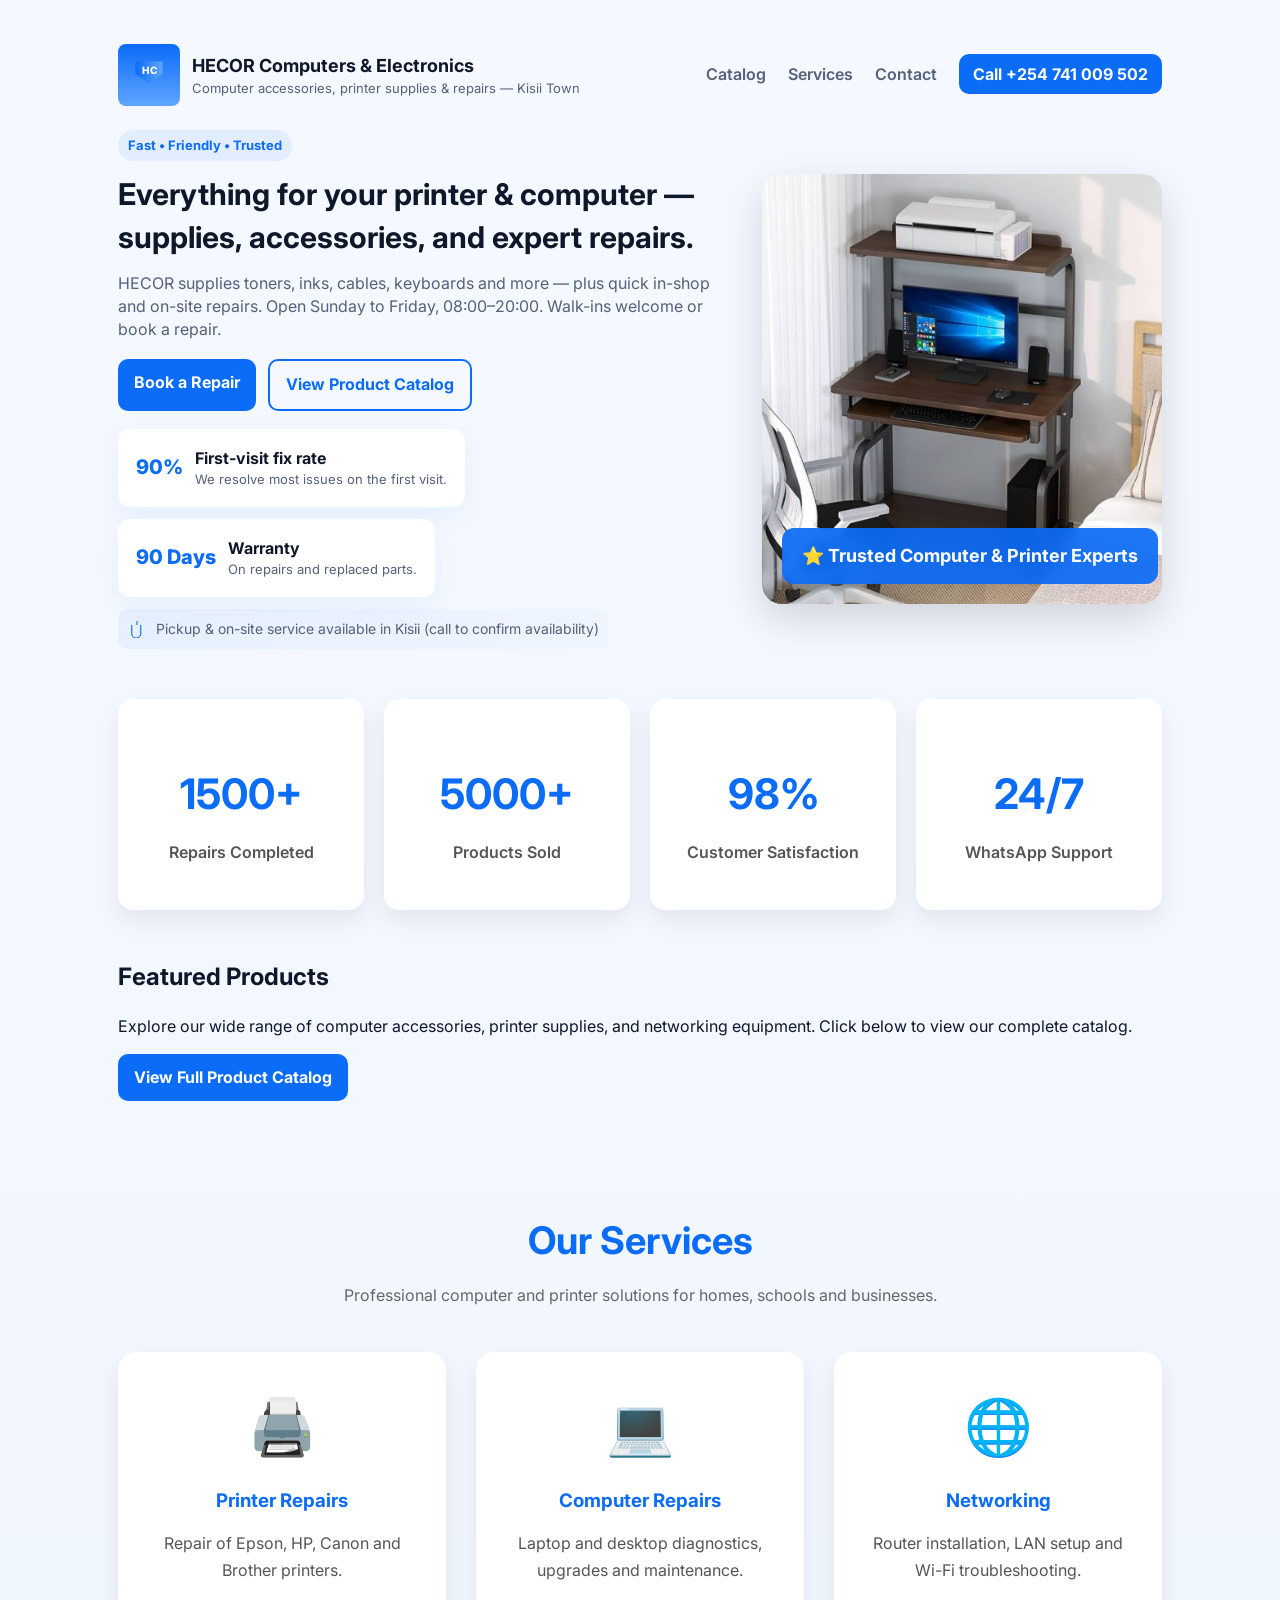
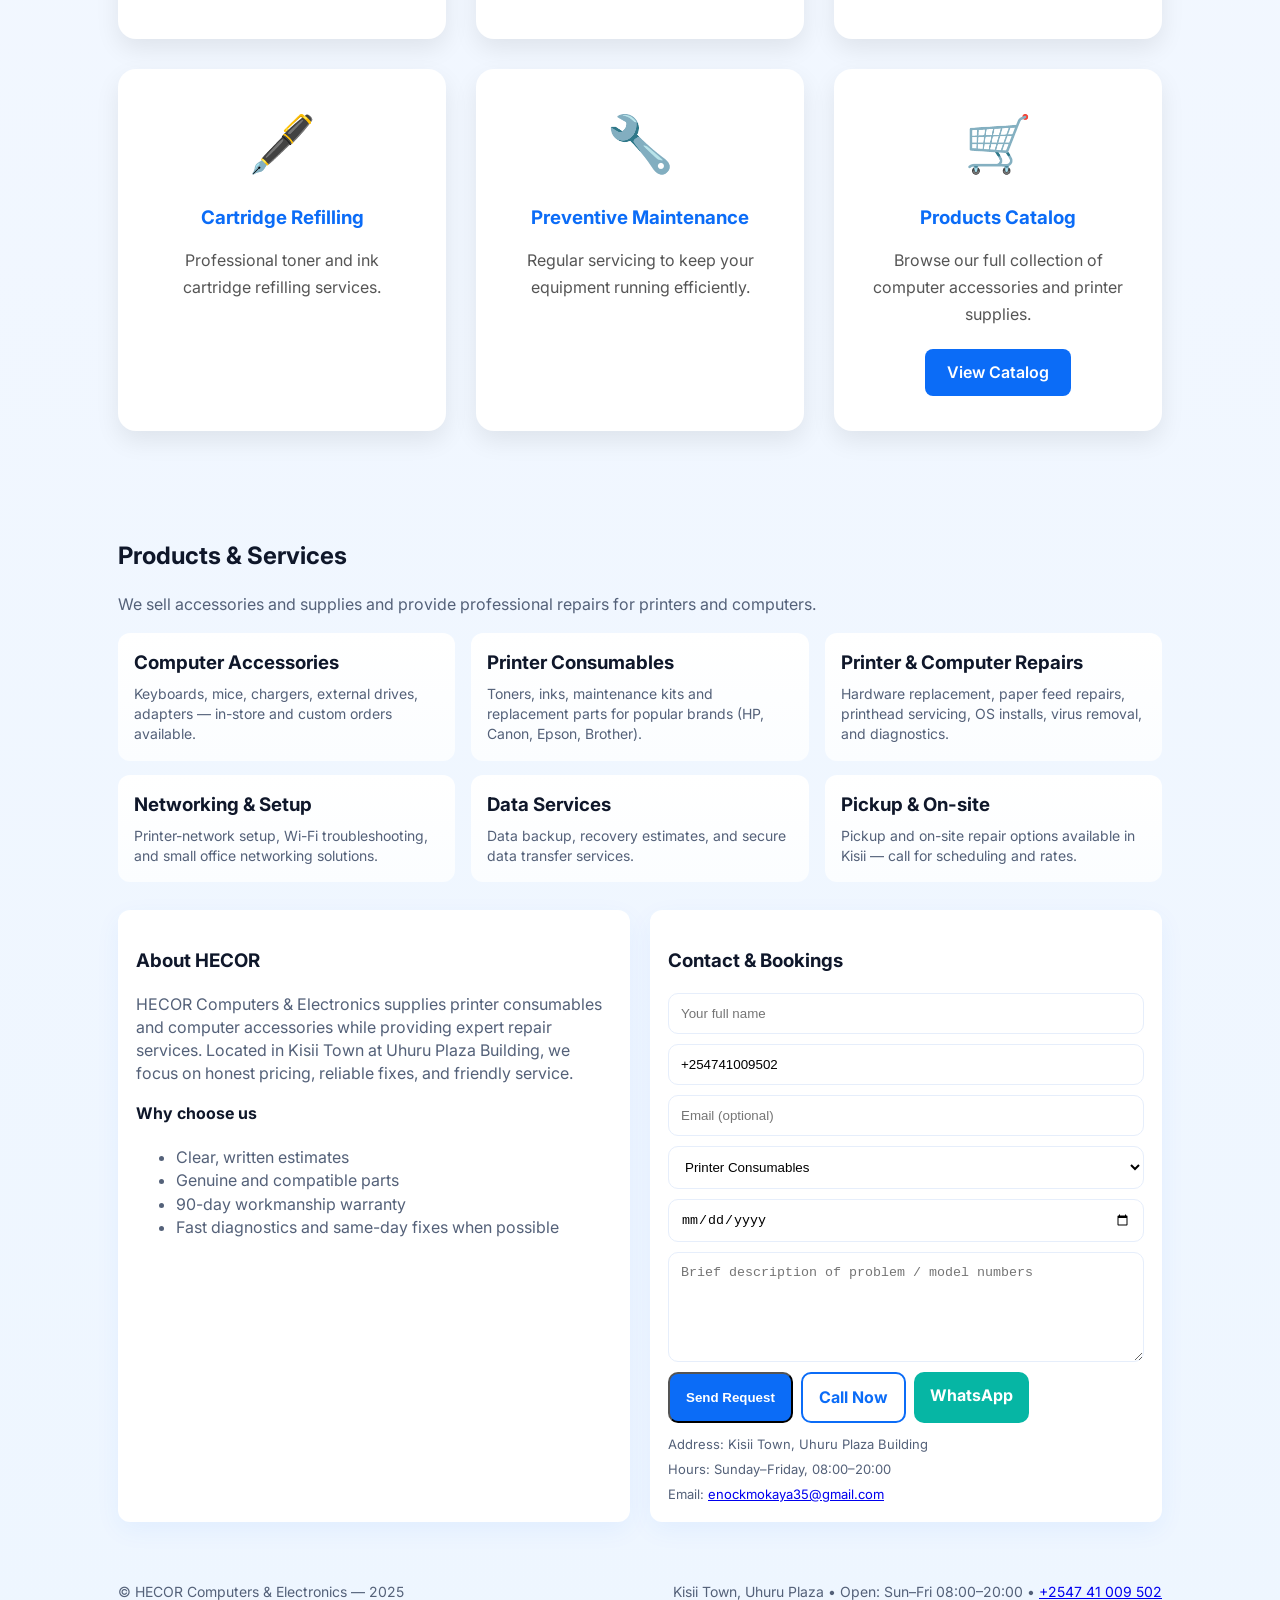
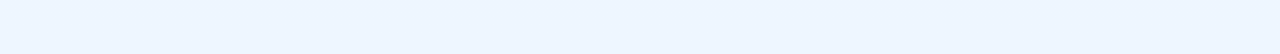
<file: index.html>
<!doctype html>
<html lang="en">
<head>
  <meta charset="utf-8" />
  <meta name="viewport" content="width=device-width,initial-scale=1" />
  <title>HECOR Computers & Electronics — Sales, Supplies & Repairs</title>
  <meta name="description" content="HECOR — Sales of computer accessories and printer supplies plus professional printer & computer repairs in Kisii Town." />
  <link rel="preconnect" href="https://fonts.googleapis.com">
  <link rel="preconnect" href="https://fonts.gstatic.com" crossorigin>
  <link href="https://fonts.googleapis.com/css2?family=Inter:wght@300;400;600;700;800&display=swap" rel="stylesheet">
  <style>
    /* HERO IMAGE */

.hero-image{

position:relative;

border-radius:20px;

overflow:hidden;

box-shadow:0 15px 40px rgba(0,0,0,.15);

}

.hero-image img{

width:100%;

height:100%;

min-height:430px;

object-fit:cover;

display:block;

}

.hero-badge{

position:absolute;

bottom:20px;

left:20px;

background:rgba(11,108,247,.92);

color:white;

padding:15px 20px;

border-radius:12px;

font-size:18px;

font-weight:700;

backdrop-filter:blur(10px);

}
/* STATS */

.stats{

display:grid;

grid-template-columns:repeat(auto-fit,minmax(220px,1fr));

gap:20px;

margin:50px 0;

}

.stat{

background:white;

padding:30px;

border-radius:15px;

text-align:center;

box-shadow:0 10px 25px rgba(0,0,0,.08);

transition:.3s;

}

.stat:hover{

transform:translateY(-8px);

}

.stat h2{

color:#0b6cf7;

font-size:42px;

margin-bottom:10px;

}

.stat p{

font-weight:600;

color:#555;

}
    :root{
      --bg:#f5f8ff;
      --card:#ffffff;
      --accent:#0b6cf7; /* brand blue (Option A) */
      --accent-2:#60a5ff;
      --muted:#546179;
      --success:#06b6a4;
      --radius:14px;
      font-family:Inter, system-ui, -apple-system, 'Segoe UI', Roboto, 'Helvetica Neue', Arial;
    }
    *{box-sizing:border-box}
    body{margin:0;background:linear-gradient(180deg,var(--bg),#eef6ff);color:#0f172a;line-height:1.45}
    .container{max-width:1100px;margin:0 auto;padding:28px}

    /* Header */
    header{display:flex;align-items:center;justify-content:space-between;padding:16px 0}
    .brand{display:flex;gap:14px;align-items:center}
    .logo-wrap{display:flex;align-items:center;gap:12px}
    .shield{width:62px;height:62px;border-radius:8px;background:linear-gradient(180deg,var(--accent),var(--accent-2));display:flex;align-items:center;justify-content:center;color:white;font-weight:800}
    .shield svg{width:36px;height:36px}
    .brand h1{margin:0;font-size:18px}
    .tag{font-size:13px;color:var(--muted)}
    nav a{margin-left:18px;text-decoration:none;color:var(--muted);font-weight:600}
    .cta{background:var(--accent);color:white;padding:10px 14px;border-radius:10px;text-decoration:none;font-weight:700}

    /* Hero */
    .hero{display:grid;grid-template-columns:1fr 400px;gap:28px;align-items:center;margin-top:8px}
    .eyebrow{display:inline-block;background:rgba(11,108,247,0.08);color:var(--accent);padding:6px 10px;border-radius:999px;font-weight:700;font-size:13px}
    .hero h2{font-size:30px;margin:12px 0}
    .hero p{color:var(--muted);margin:0 0 18px}
    .controls{display:flex;gap:12px}
    .btn{padding:12px 16px;border-radius:10px;text-decoration:none;font-weight:700;display:inline-block}
    .btn-primary{background:var(--accent);color:white}
    .btn-outline{border:2px solid var(--accent);color:var(--accent);background:transparent}

    .card{background:var(--card);padding:18px;border-radius:12px;box-shadow:0 8px 26px rgba(11,108,247,0.06)}
    .specs{display:flex;flex-direction:column;gap:10px}
    .spec{display:flex;justify-content:space-between;align-items:center}

    /* Products & Services */
    section.products{margin-top:28px}
    .grid{display:grid;grid-template-columns:repeat(3,1fr);gap:16px}
    .product, .service{background:linear-gradient(180deg,#fff,#fbfdff);padding:16px;border-radius:12px}
    .product h3,.service h3{margin:0 0 8px}
    .product p,.service p{margin:0;color:var(--muted);font-size:14px}

    /* Catalog */
    .catalog{margin-top:18px}
    .cat-grid{display:grid;grid-template-columns:repeat(4,1fr);gap:12px}
    .cat-item{background:#fff;padding:12px;border-radius:10px;border:1px solid #eef6ff;text-align:center}
    .price{font-weight:800;margin-top:8px}

    /* Layout */
    .two-col{display:grid;grid-template-columns:1fr 1fr;gap:20px;margin-top:28px}
    form{display:flex;flex-direction:column;gap:10px}
    input,textarea,select{padding:12px;border-radius:10px;border:1px solid #e6eefb;background:white}
    textarea{min-height:110px}
    footer{margin-top:36px;padding:24px 0;color:var(--muted);font-size:14px}

    /* Friendly touches */
    .help-bubble{background:linear-gradient(90deg,rgba(11,108,247,0.06),rgba(96,165,255,0.03));padding:10px;border-radius:10px;color:var(--muted);display:flex;gap:10px;align-items:center}

    /* Responsive */
    @media (max-width:980px){
      .hero{grid-template-columns:1fr}
      .grid{grid-template-columns:repeat(2,1fr)}
      .cat-grid{grid-template-columns:repeat(2,1fr)}
      .two-col{grid-template-columns:1fr}
    }
    @media (max-width:560px){
      nav a{display:none}
      .shield{width:52px;height:52px}
      .cat-grid{grid-template-columns:1fr}
    }
    /* SERVICES */

.services{

padding:80px 0;

text-align:center;

}

.services h2{

font-size:38px;

color:#0b6cf7;

margin-bottom:10px;

}

.section-text{

color:#666;

margin-bottom:45px;

}

.service-grid{

display:grid;

grid-template-columns:repeat(auto-fit,minmax(280px,1fr));

gap:30px;

}

.service-card{

background:white;

padding:35px;

border-radius:18px;

box-shadow:0 10px 25px rgba(0,0,0,.08);

transition:.35s;

}

.service-card:hover{

transform:translateY(-10px);

}

.icon{

font-size:55px;

margin-bottom:20px;

}

.service-card h3{

margin-bottom:15px;

color:#0b6cf7;

}

.service-card p{

line-height:1.7;

color:#555;

margin-bottom:20px;

}

.catalog-btn{

display:inline-block;

padding:12px 22px;

background:#0b6cf7;

color:white;

text-decoration:none;

border-radius:8px;

font-weight:600;

transition:.3s;

}

.catalog-btn:hover{

background:#0957c8;

}
  </style>
</head>
<body>
  <div class="container">
    <header>
      <div class="brand">
        <div class="logo-wrap">
          <!-- Shield logo (Style A, straight edges) -->
          <div class="shield" aria-hidden="true">
            <svg viewBox="0 0 64 64" xmlns="http://www.w3.org/2000/svg" role="img" aria-label="HECOR logo">
              <defs>
                <linearGradient id="g1" x1="0" x2="1">
                  <stop offset="0" stop-color="#0b6cf7"/>
                  <stop offset="1" stop-color="#60a5ff"/>
                </linearGradient>
              </defs>
              <!-- straight-edge shield -->
              <path d="M8 8h48v22l-24 16L8 30V8z" fill="url(#g1)"/>
              <text x="50%" y="48%" text-anchor="middle" fill="white" font-family="Inter, Arial" font-weight="800" font-size="18">HC</text>
            </svg>
          </div>
          <div>
            <h1>HECOR Computers &amp; Electronics</h1>
            <div class="tag">Computer accessories, printer supplies & repairs — Kisii Town</div>
          </div>
        </div>
      </div>
      <nav>
        <a href="catalog.html" target="_blank">Catalog</a>
        <a href="#services">Services</a>
        <a href="#contact">Contact</a>
        <a class="cta" href="tel:+254741009502">Call +254 741 009 502</a>
      </nav>
    </header>

    <main>
      <section class="hero">
        <div>
          <span class="eyebrow">Fast • Friendly • Trusted</span>
          <h2>Everything for your printer & computer — supplies, accessories, and expert repairs.</h2>
          <p>HECOR supplies toners, inks, cables, keyboards and more — plus quick in-shop and on-site repairs. Open Sunday to Friday, 08:00–20:00. Walk-ins welcome or book a repair.</p>

          <div class="controls" style="margin-top:14px">
            <a class="btn btn-primary" href="#contact">Book a Repair</a>
    <a class="btn btn-outline" href="catalog.php" target="_blank">
    View Product Catalog
</a>
          </div>

          <div style="margin-top:18px;display:flex;gap:12px;flex-wrap:wrap">
            <div class="card" style="display:flex;gap:12px;align-items:center">
              <div style="font-weight:800;font-size:20px;color:var(--accent)">90%</div>
              <div>
                <div style="font-weight:700">First-visit fix rate</div>
                <div style="color:var(--muted);font-size:13px">We resolve most issues on the first visit.</div>
              </div>
            </div>
            <div class="card" style="display:flex;gap:12px;align-items:center">
              <div style="font-weight:800;font-size:20px;color:var(--accent)">90 Days</div>
              <div>
                <div style="font-weight:700">Warranty</div>
                <div style="color:var(--muted);font-size:13px">On repairs and replaced parts.</div>
              </div>
            </div>
            <div class="help-bubble">
              <!-- small icon -->
              <svg width="18" height="18" viewBox="0 0 24 24" fill="none" xmlns="http://www.w3.org/2000/svg"><path d="M12 2v4" stroke="#0b6cf7" stroke-width="1.5" stroke-linecap="round" stroke-linejoin="round"/><path d="M5 7v11a6 6 0 006 6 6 6 0 006-6V7" stroke="#0b6cf7" stroke-width="1.5" stroke-linecap="round" stroke-linejoin="round"/></svg>
              <div style="font-size:14px">Pickup & on-site service available in Kisii (call to confirm availability)</div>
            </div>
          </div>
        </div>

       <aside class="hero-image">

<img src="images/hero.jpg" alt="HECOR Computers & Electronics">

<div class="hero-badge">

⭐ Trusted Computer & Printer Experts

</div>

</aside>
      </section>
      <section class="stats">

<div class="stat">

<h2>1500+</h2>

<p>Repairs Completed</p>

</div>

<div class="stat">

<h2>5000+</h2>

<p>Products Sold</p>

</div>

<div class="stat">

<h2>98%</h2>

<p>Customer Satisfaction</p>

</div>

<div class="stat">

<h2>24/7</h2>

<p>WhatsApp Support</p>

</div>

</section>

      <!-- Products Catalog -->
     <section class="products">

<h2>Featured Products</h2>

<p>
Explore our wide range of computer accessories,
printer supplies, and networking equipment.
Click below to view our complete catalog.
</p>

<a class="btn btn-primary"
href="catalog.php"
target="_blank">

View Full Product Catalog

</a>

</section>
<section class="services">

<h2>Our Services</h2>

<p class="section-text">
Professional computer and printer solutions for homes, schools and businesses.
</p>

<div class="service-grid">

<div class="service-card">
<div class="icon">🖨️</div>
<h3>Printer Repairs</h3>
<p>Repair of Epson, HP, Canon and Brother printers.</p>
</div>

<div class="service-card">
<div class="icon">💻</div>
<h3>Computer Repairs</h3>
<p>Laptop and desktop diagnostics, upgrades and maintenance.</p>
</div>

<div class="service-card">
<div class="icon">🌐</div>
<h3>Networking</h3>
<p>Router installation, LAN setup and Wi-Fi troubleshooting.</p>
</div>

<div class="service-card">
<div class="icon">🖋️</div>
<h3>Cartridge Refilling</h3>
<p>Professional toner and ink cartridge refilling services.</p>
</div>

<div class="service-card">
<div class="icon">🔧</div>
<h3>Preventive Maintenance</h3>
<p>Regular servicing to keep your equipment running efficiently.</p>
</div>

<div class="service-card">
<div class="icon">🛒</div>
<h3>Products Catalog</h3>
<p>Browse our full collection of computer accessories and printer supplies.</p>

<a href="catalog.php" target="_blank" class="catalog-btn">
View Catalog
</a>

</div>

</div>

</section>

      <!-- Services -->
      <section id="services" class="products">
        <h2>Products & Services</h2>
        <p style="color:var(--muted);margin-top:8px">We sell accessories and supplies and provide professional repairs for printers and computers.</p>

        <div class="grid" style="margin-top:12px">
          <div class="service">
            <h3>Computer Accessories</h3>
            <p>Keyboards, mice, chargers, external drives, adapters — in-store and custom orders available.</p>
          </div>
          <div class="service">
            <h3>Printer Consumables</h3>
            <p>Toners, inks, maintenance kits and replacement parts for popular brands (HP, Canon, Epson, Brother).</p>
          </div>
          <div class="service">
            <h3>Printer & Computer Repairs</h3>
            <p>Hardware replacement, paper feed repairs, printhead servicing, OS installs, virus removal, and diagnostics.</p>
          </div>
        </div>

        <div class="grid" style="margin-top:14px">
          <div class="service">
            <h3>Networking & Setup</h3>
            <p>Printer-network setup, Wi-Fi troubleshooting, and small office networking solutions.</p>
          </div>
          <div class="service">
            <h3>Data Services</h3>
            <p>Data backup, recovery estimates, and secure data transfer services.</p>
          </div>
          <div class="service">
            <h3>Pickup & On-site</h3>
            <p>Pickup and on-site repair options available in Kisii — call for scheduling and rates.</p>
          </div>
        </div>
      </section>

      <!-- Contact / About -->
      <section id="about" class="two-col">
        <div class="card">
          <h3>About HECOR</h3>
          <p style="color:var(--muted)">HECOR Computers &amp; Electronics supplies printer consumables and computer accessories while providing expert repair services. Located in Kisii Town at Uhuru Plaza Building, we focus on honest pricing, reliable fixes, and friendly service.</p>

          <h4 style="margin-top:12px">Why choose us</h4>
          <ul style="color:var(--muted)">
            <li>Clear, written estimates</li>
            <li>Genuine and compatible parts</li>
            <li>90-day workmanship warranty</li>
            <li>Fast diagnostics and same-day fixes when possible</li>
          </ul>
        </div>

        <div id="contact" class="card">
          <h3>Contact & Bookings</h3>
          <form action="book_repair.php" method="post">
            <input type="text" name="full_name" placeholder="Your full name" required />
            <input type="tel" name="phone" placeholder="Phone (e.g. +2547...)" value="+254741009502" required />
            <input type="email" name="email" placeholder="Email (optional)" />
            <select name="device_type">
              <option>Printer Consumables</option>
              <option>Computer Accessories</option>
              <option>Printer Repair</option>
              <option>Computer Repair</option>
              <option>Diagnostics</option>
            </select>
            <input type="date" name="preferred_date" />
            <textarea name="issue_description" placeholder="Brief description of problem / model numbers"></textarea>
            <div style="display:flex;gap:8px;flex-wrap:wrap">
              <button type="submit" class="btn btn-primary">Send Request</button>
              <a class="btn btn-outline" href="tel:+254724032963">Call Now</a>
              <a class="btn" style="background:var(--success);color:white" href="https://wa.me/254741009502">WhatsApp</a>
            </div>
          </form>

          <div style="margin-top:12px;color:var(--muted);font-size:13px">Address: Kisii Town, Uhuru Plaza Building</div>
          <div style="margin-top:6px;color:var(--muted);font-size:13px">Hours: Sunday–Friday, 08:00–20:00</div>
          <div style="margin-top:6px;color:var(--muted);font-size:13px">Email: <a href="mailto:enockmokaya35@gmail.com">enockmokaya35@gmail.com</a></div>
        </div>
      </section>

    </main>

    <footer>
      <div style="display:flex;justify-content:space-between;align-items:center;flex-wrap:wrap;gap:12px">
        <div>© HECOR Computers &amp; Electronics — 2025</div>
        <div style="color:var(--muted)">Kisii Town, Uhuru Plaza • Open: Sun–Fri 08:00–20:00 • <a href="tel:+254741009502">+2547 41 009 502</a></div>
      </div>
    </footer>
  </div>
</body>
</html>
</file>
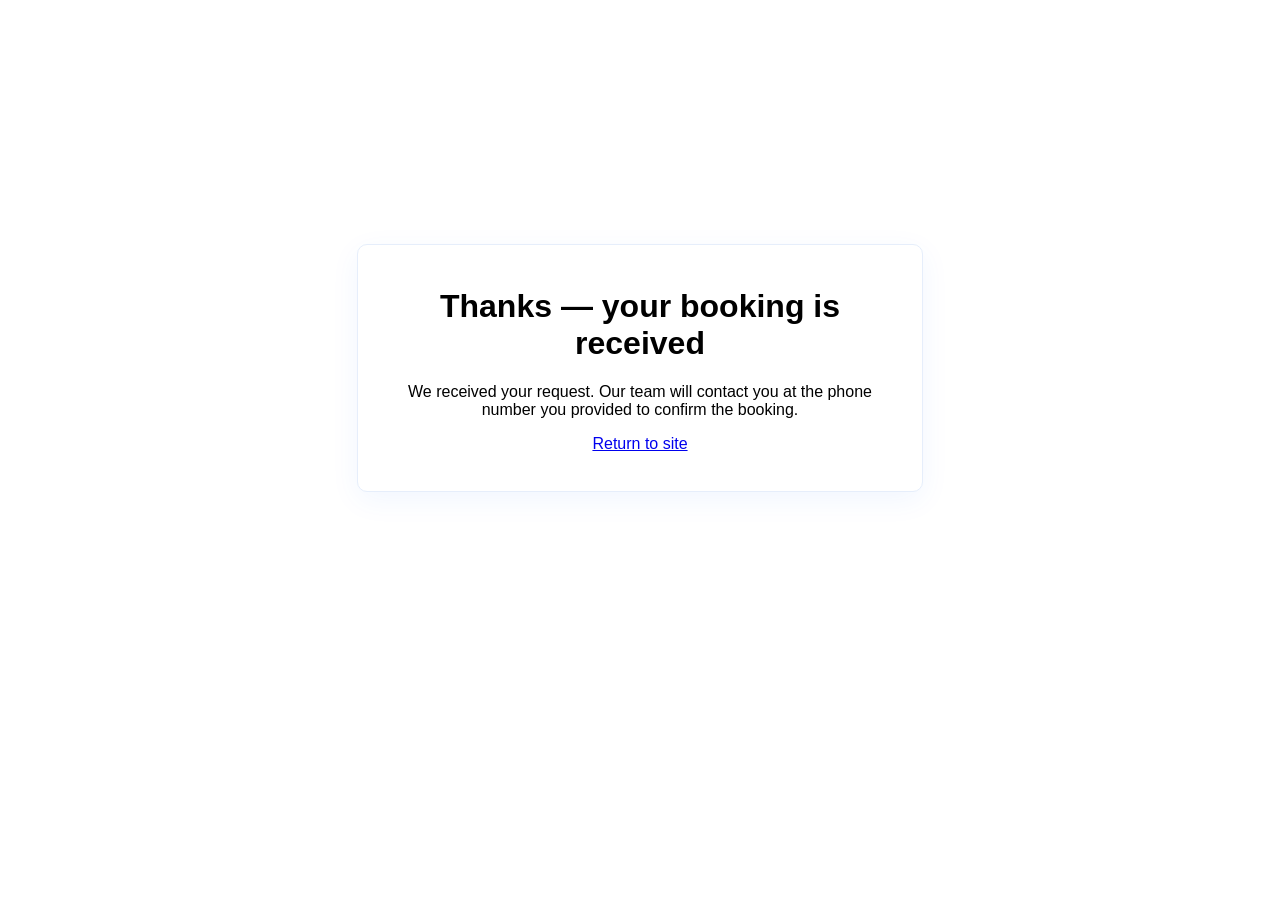
<file: success.html>
<!doctype html>
<html lang="en">
<head><meta charset="utf-8"><meta name="viewport" content="width=device-width,initial-scale=1"><title>Booking Received</title></head>
<body style="font-family:Arial,Helvetica,sans-serif;display:flex;align-items:center;justify-content:center;min-height:80vh;">
  <div style="max-width:520px;padding:22px;border-radius:10px;border:1px solid #e6eefb;text-align:center;background:white;box-shadow:0 8px 30px rgba(11,108,247,0.06)">
    <h1>Thanks — your booking is received</h1>
    <p>We received your request. Our team will contact you at the phone number you provided to confirm the booking.</p>
    <p><a href="/">Return to site</a></p>
  </div>
</body>
</html>
</file>
